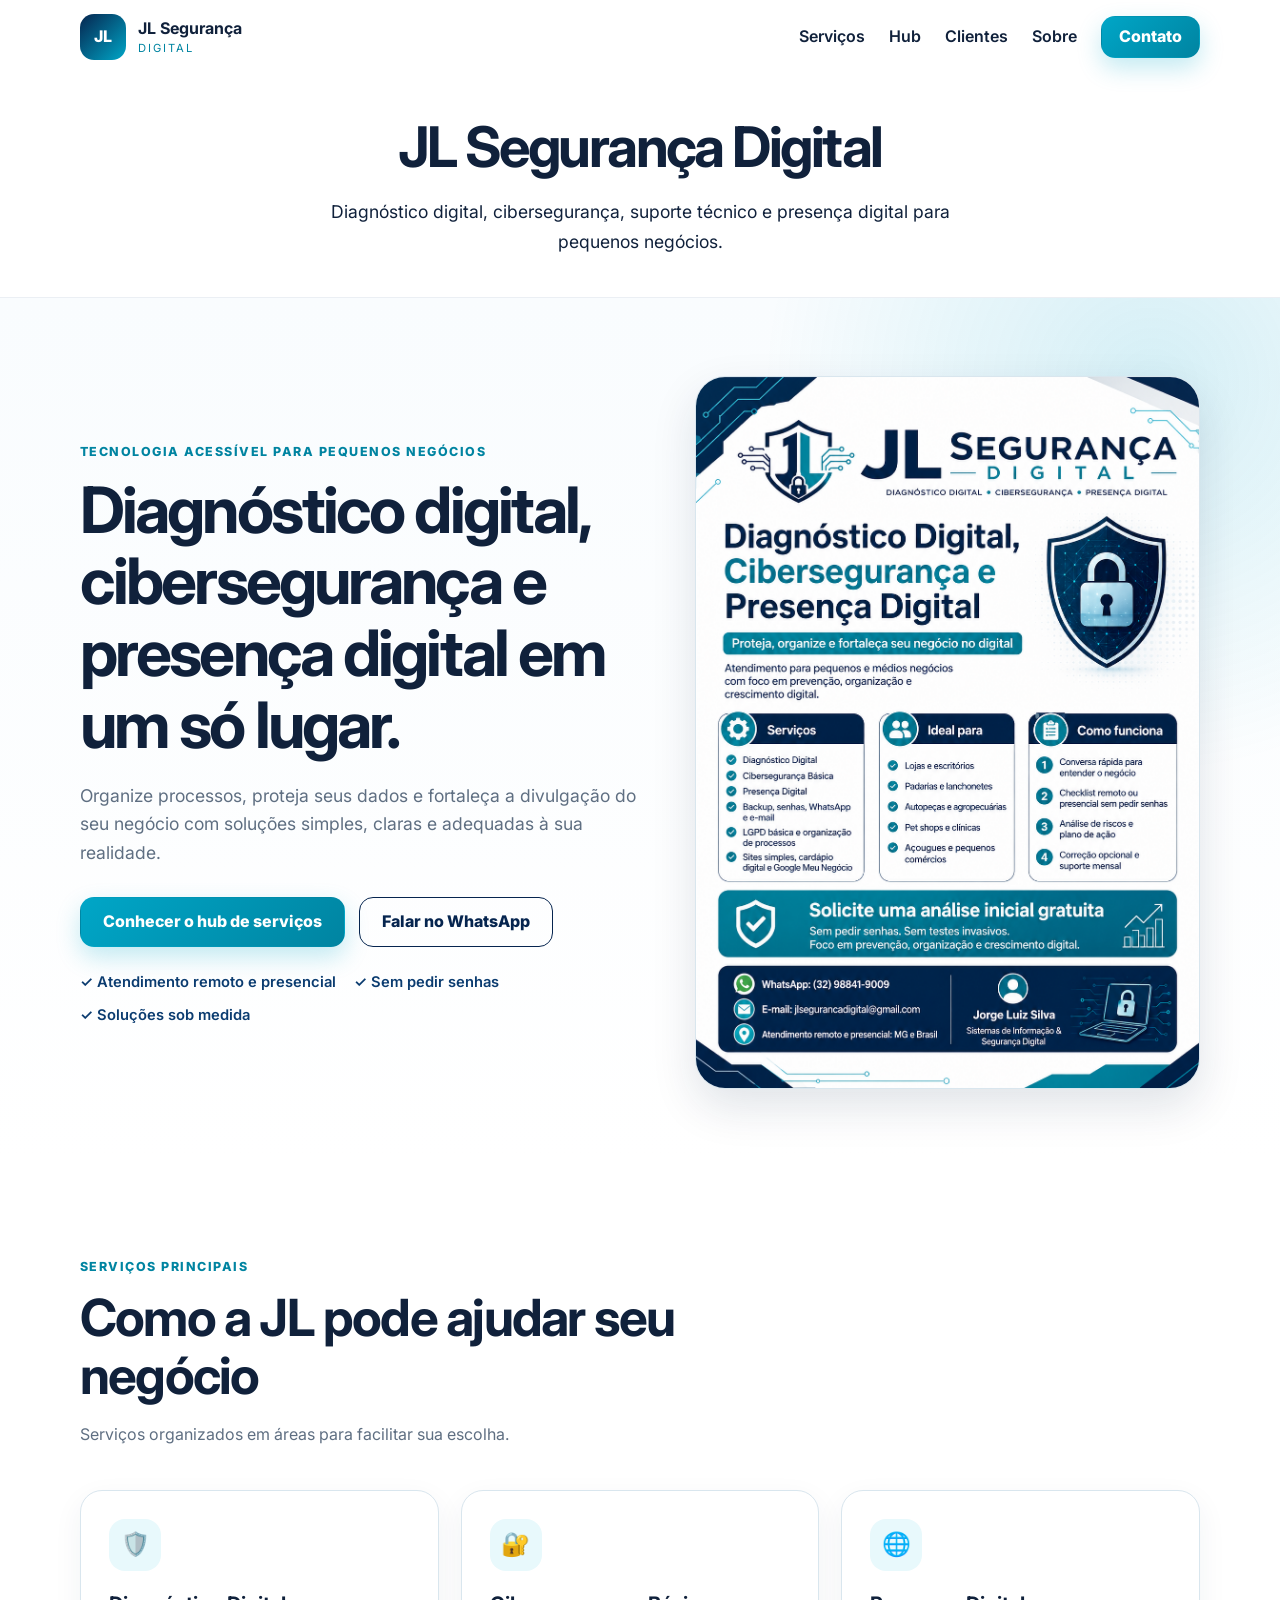
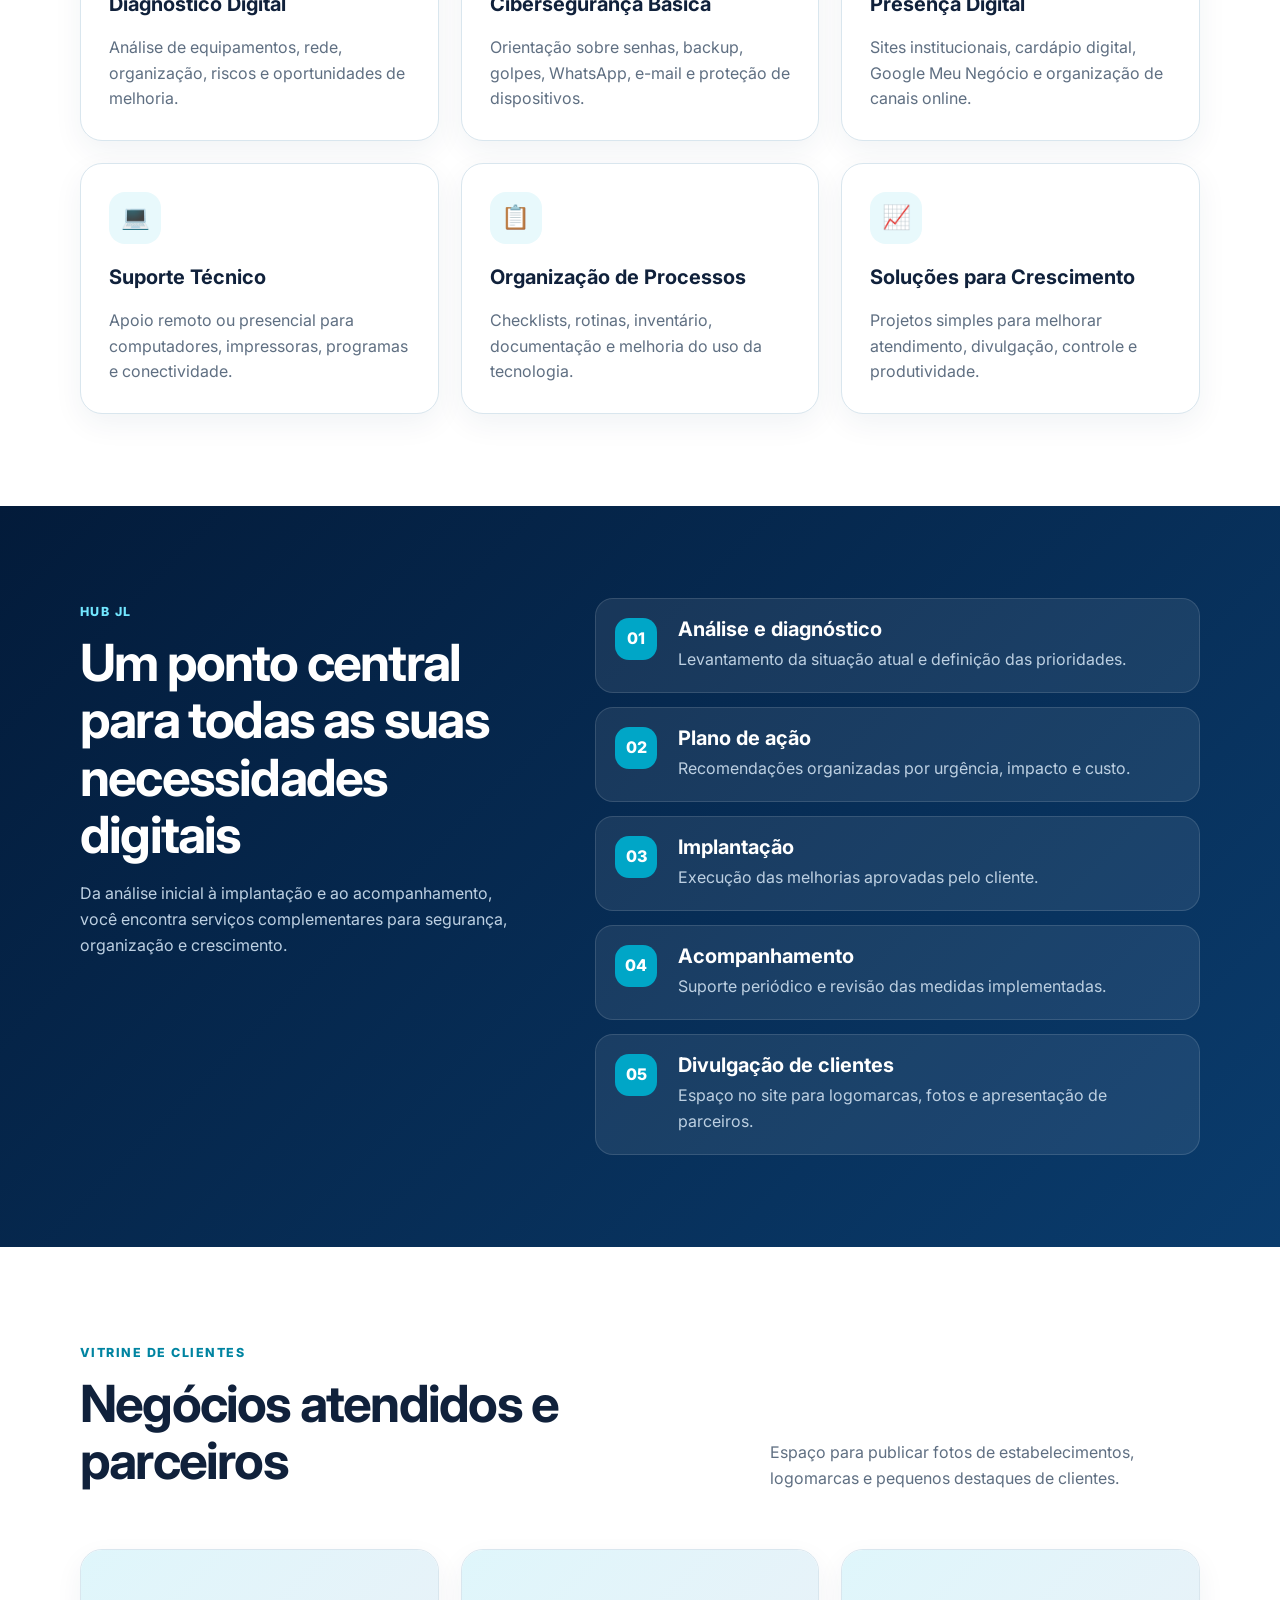
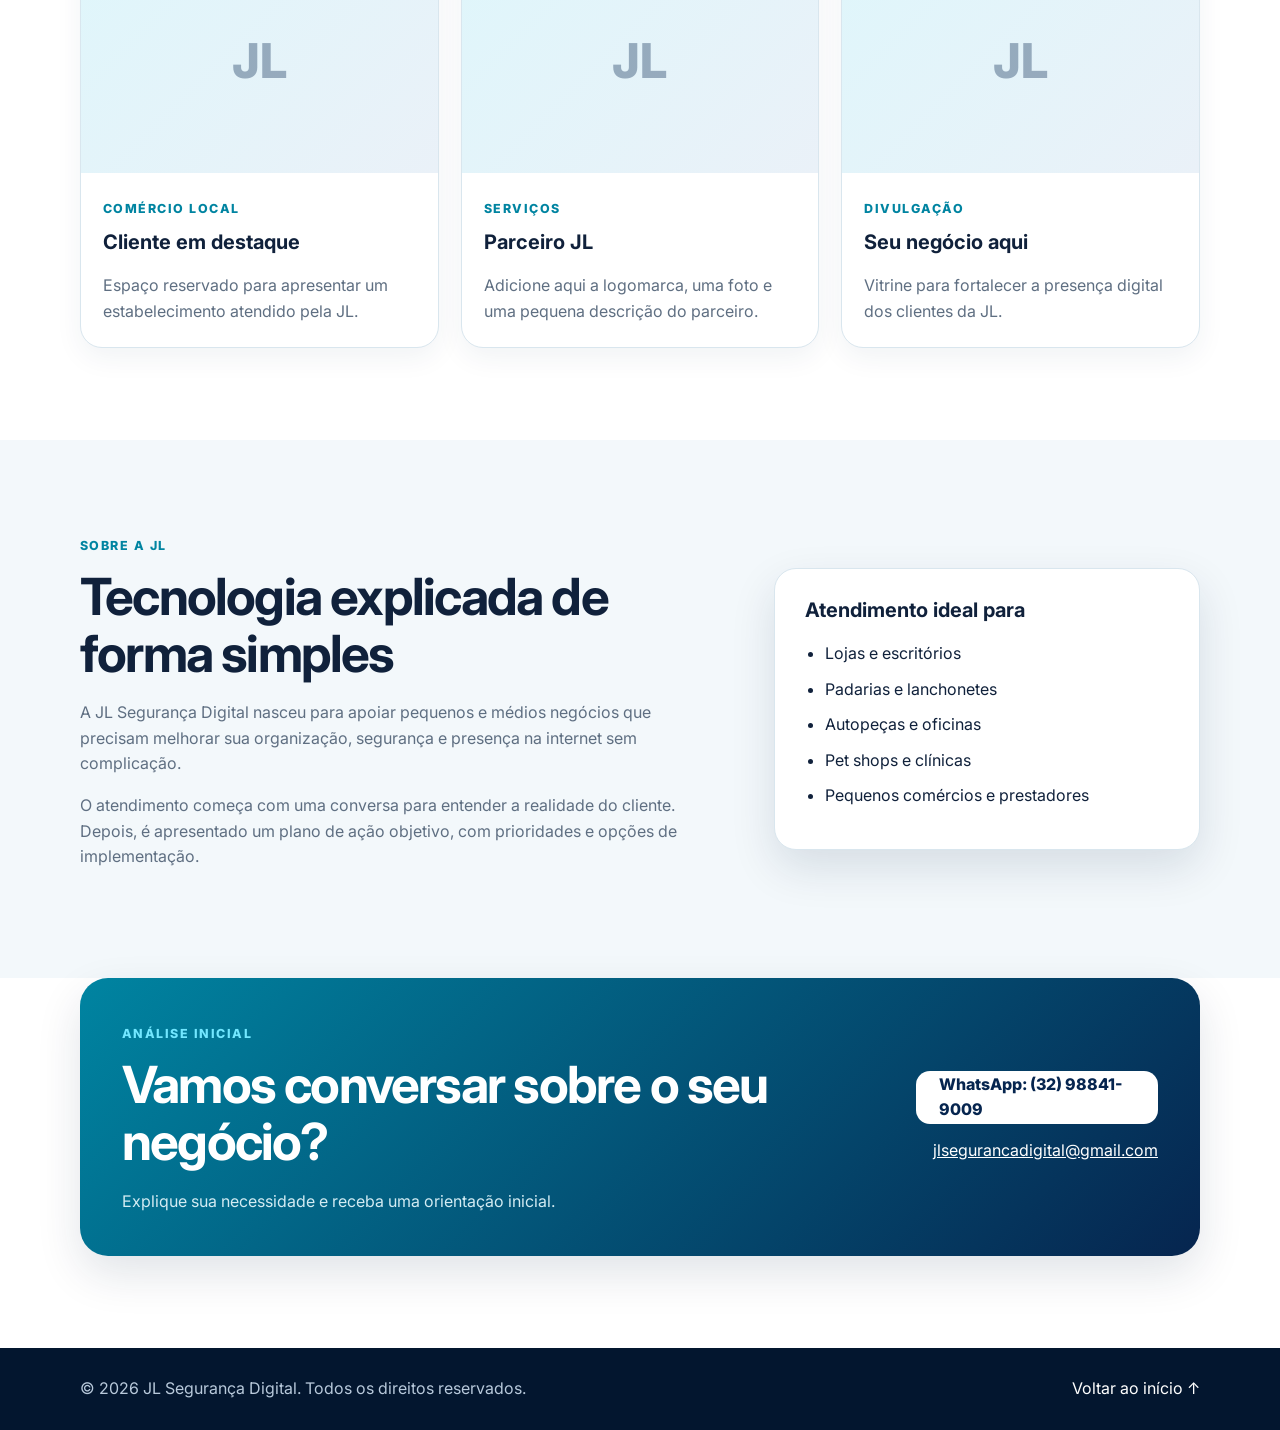
<file: index.html>
<!DOCTYPE html>
<html lang="pt-BR">
<head>
  <meta charset="UTF-8" />
  <meta name="viewport" content="width=device-width, initial-scale=1.0" />
  <meta name="description" content="JL Segurança Digital: diagnóstico digital, cibersegurança, presença digital e soluções para pequenos negócios." />
  <title>JL Segurança Digital | Hub de Serviços</title>
  <link rel="preconnect" href="https://fonts.googleapis.com">
  <link rel="preconnect" href="https://fonts.gstatic.com" crossorigin>
  <link href="https://fonts.googleapis.com/css2?family=Inter:wght@400;500;600;700;800&display=swap" rel="stylesheet">
  <link rel="stylesheet" href="assets/css/style.css" />
  <title>JL Segurança Digital | Diagnóstico, Cibersegurança e Presença Digital</title>

<meta
  name="description"
  content="JL Segurança Digital oferece diagnóstico digital, suporte técnico, cibersegurança, criação de sites e presença digital para pequenos negócios."
>

<meta
  name="keywords"
  content="JL Segurança Digital, diagnóstico digital, suporte técnico, cibersegurança, criação de sites, presença digital"
>

<meta name="author" content="JL Segurança Digital">
<meta name="robots" content="index, follow">
</head>
<body>
  <header class="site-header" id="inicio">
    <div class="container nav-wrap">
      <a class="brand" href="#inicio" aria-label="JL Segurança Digital - início">
        <span class="brand-mark">JL</span>
        <span><strong>JL Segurança</strong><small>Digital</small></span>
      </a>

      <button class="menu-toggle" id="menuToggle" aria-label="Abrir menu" aria-expanded="false">☰</button>

      <nav class="main-nav" id="mainNav">
        <a href="#servicos">Serviços</a>
        <a href="#hub">Hub</a>
        <a href="https://app.jlsegurancadigital.com.br" target="_blank" rel="noopener">
  Clientes
</a>
        <a href="#sobre">Sobre</a>
        <a class="btn btn-small" href="#contato">Contato</a>
      </nav>
    </div>
    <div class="apresentacao-jl">
  <h1>JL Segurança Digital</h1>

  <p>
    Diagnóstico digital, cibersegurança, suporte técnico e presença digital
    para pequenos negócios.
  </p>
</div>
  </header>

  <main>
    <section class="hero">
      <div class="container hero-grid">
        <div class="hero-copy">
          <span class="eyebrow">Tecnologia acessível para pequenos negócios</span>
          <h1>Diagnóstico digital, cibersegurança e presença digital em um só lugar.</h1>
          <p>Organize processos, proteja seus dados e fortaleça a divulgação do seu negócio com soluções simples, claras e adequadas à sua realidade.</p>
          <div class="hero-actions">
            <a class="btn" href="#hub">Conhecer o hub de serviços</a>
            <a class="btn btn-outline" href="https://wa.me/5532988419009" target="_blank" rel="noopener">Falar no WhatsApp</a>
          </div>
          <div class="hero-badges">
            <span>✓ Atendimento remoto e presencial</span>
            <span>✓ Sem pedir senhas</span>
            <span>✓ Soluções sob medida</span>
          </div>
        </div>

        <div class="hero-card">
          <img src="assets/images/banner-jl.png" alt="Apresentação da JL Segurança Digital" />
        </div>
      </div>
    </section>

    <section class="section" id="servicos">
      <div class="container">
        <div class="section-heading">
          <span class="eyebrow">Serviços principais</span>
          <h2>Como a JL pode ajudar seu negócio</h2>
          <p>Serviços organizados em áreas para facilitar sua escolha.</p>
        </div>
        <div class="cards-grid" id="servicesGrid"></div>
      </div>
    </section>

    <section class="section section-dark" id="hub">
      <div class="container hub-grid">
        <div>
          <span class="eyebrow eyebrow-light">Hub JL</span>
          <h2>Um ponto central para todas as suas necessidades digitais</h2>
          <p class="muted-light">Da análise inicial à implantação e ao acompanhamento, você encontra serviços complementares para segurança, organização e crescimento.</p>
        </div>
        <div class="hub-list" id="hubList"></div>
      </div>
    </section>

    <section class="section" id="clientes">
      <div class="container">
        <div class="section-heading split-heading">
          <div>
            <span class="eyebrow">Vitrine de clientes</span>
            <h2>Negócios atendidos e parceiros</h2>
          </div>
          <p>Espaço para publicar fotos de estabelecimentos, logomarcas e pequenos destaques de clientes.</p>
        </div>
        <div class="clients-grid" id="clientsGrid"></div>
      </div>
    </section>

    <section class="section section-soft" id="sobre">
      <div class="container about-grid">
        <div>
          <span class="eyebrow">Sobre a JL</span>
          <h2>Tecnologia explicada de forma simples</h2>
          <p>A JL Segurança Digital nasceu para apoiar pequenos e médios negócios que precisam melhorar sua organização, segurança e presença na internet sem complicação.</p>
          <p>O atendimento começa com uma conversa para entender a realidade do cliente. Depois, é apresentado um plano de ação objetivo, com prioridades e opções de implementação.</p>
        </div>
        <div class="about-panel">
          <h3>Atendimento ideal para</h3>
          <ul>
            <li>Lojas e escritórios</li>
            <li>Padarias e lanchonetes</li>
            <li>Autopeças e oficinas</li>
            <li>Pet shops e clínicas</li>
            <li>Pequenos comércios e prestadores</li>
          </ul>
        </div>
      </div>
    </section>

    <section class="section contact-section" id="contato">
      <div class="container contact-card">
        <div>
          <span class="eyebrow eyebrow-light">Análise inicial</span>
          <h2>Vamos conversar sobre o seu negócio?</h2>
          <p>Explique sua necessidade e receba uma orientação inicial.</p>
        </div>
        <div class="contact-actions">
          <a class="btn btn-light" href="https://wa.me/5532988419009" target="_blank" rel="noopener">WhatsApp: (32) 98841-9009</a>
          <a class="contact-link" href="mailto:jlsegurancadigital@gmail.com">jlsegurancadigital@gmail.com</a>
        </div>
      </div>
    </section>
  </main>

  <footer class="site-footer">
    <div class="container footer-wrap">
      <p>© <span id="currentYear"></span> JL Segurança Digital. Todos os direitos reservados.</p>
      <a href="#inicio" id="backToTop">Voltar ao início ↑</a>
    </div>
  </footer>

  <script src="assets/js/script.js"></script>
</body>
</html>
</file>
<file: assets/css/style.css>
:root {
  --navy: #06254f;
  --navy-2: #0b3c70;
  --cyan: #00a6c7;
  --cyan-dark: #0084a1;
  --text: #10213b;
  --muted: #5f6f82;
  --white: #ffffff;
  --soft: #f3f8fb;
  --border: #d9e6ee;
  --shadow: 0 18px 45px rgba(3, 32, 66, 0.12);
  --radius: 22px;
}

* { box-sizing: border-box; }
html { scroll-behavior: smooth; }
body {
  margin: 0;
  font-family: "Inter", Arial, sans-serif;
  color: var(--text);
  background: var(--white);
  line-height: 1.6;
}
img { max-width: 100%; display: block; }
a { color: inherit; text-decoration: none; }
.container { width: min(1120px, calc(100% - 32px)); margin: 0 auto; }

.site-header {
  position: sticky;
  top: 0;
  z-index: 1000;
  background: rgba(255,255,255,.94);
  backdrop-filter: blur(12px);
  border-bottom: 1px solid rgba(12, 60, 112, .08);
}
.nav-wrap { min-height: 74px; display: flex; align-items: center; justify-content: space-between; gap: 24px; }
.brand { display: inline-flex; align-items: center; gap: 12px; }
.brand-mark {
  width: 46px; height: 46px; border-radius: 14px;
  display: grid; place-items: center;
  background: linear-gradient(135deg, var(--navy), var(--cyan));
  color: #fff; font-weight: 800;
}
.brand strong, .brand small { display: block; line-height: 1.1; }
.brand small { margin-top: 4px; color: var(--cyan-dark); letter-spacing: .18em; text-transform: uppercase; font-size: .7rem; }
.main-nav { display: flex; align-items: center; gap: 24px; font-weight: 600; }
.main-nav a:not(.btn):hover { color: var(--cyan-dark); }
.menu-toggle { display: none; border: 0; background: transparent; font-size: 1.7rem; color: var(--navy); }

.apresentacao-jl {
  width: 100%;
  max-width: 900px;
  margin: 0 auto;
  padding: 40px 20px;
  text-align: center;
}

.apresentacao-jl h1 {
  margin: 0 0 16px;
  font-size: clamp(2rem, 5vw, 3.5rem);
  line-height: 1.2;
}

.apresentacao-jl p {
  max-width: 700px;
  margin: 0 auto;
  font-size: 1.1rem;
  line-height: 1.7;
}
.btn {
  display: inline-flex; align-items: center; justify-content: center;
  min-height: 50px; padding: 0 22px; border-radius: 14px;
  background: linear-gradient(135deg, var(--cyan), var(--cyan-dark));
  color: #fff; font-weight: 800; border: 1px solid transparent;
  box-shadow: 0 10px 24px rgba(0, 166, 199, .24);
  transition: .2s ease;
}
.btn:hover { transform: translateY(-2px); }
.btn-small { min-height: 42px; padding: 0 17px; }
.btn-outline { background: transparent; color: var(--navy); border-color: var(--navy); box-shadow: none; }
.btn-light { background: #fff; color: var(--navy); box-shadow: none; }

.hero {
  padding: 78px 0 72px;
  background:
    radial-gradient(circle at 90% 10%, rgba(0,166,199,.15), transparent 28%),
    linear-gradient(180deg, #f9fcfe 0%, #fff 100%);
}
.hero-grid { display: grid; grid-template-columns: 1.05fr .95fr; gap: 56px; align-items: center; }
.eyebrow { display: inline-block; color: var(--cyan-dark); font-weight: 800; text-transform: uppercase; letter-spacing: .12em; font-size: .78rem; margin-bottom: 12px; }
.eyebrow-light { color: #72e7ff; }
h1, h2, h3 { line-height: 1.12; margin-top: 0; }
h1 { font-size: clamp(2.5rem, 5vw, 4.7rem); letter-spacing: -.045em; margin-bottom: 22px; }
h2 { font-size: clamp(2rem, 4vw, 3.2rem); letter-spacing: -.035em; margin-bottom: 18px; }
h3 { font-size: 1.25rem; }
.hero-copy > p { color: var(--muted); font-size: 1.1rem; max-width: 650px; }
.hero-actions { display: flex; gap: 14px; flex-wrap: wrap; margin: 30px 0 24px; }
.hero-badges { display: flex; flex-wrap: wrap; gap: 10px 18px; color: var(--navy-2); font-weight: 600; font-size: .92rem; }
.hero-card { border-radius: 30px; overflow: hidden; box-shadow: var(--shadow); border: 1px solid var(--border); background: #fff; }
.hero-card img { width: 100%; height: 100%; object-fit: cover; }

.section { padding: 92px 0; }
.section-soft { background: var(--soft); }
.section-dark { background: linear-gradient(135deg, #031b3a, #0a3c6d); color: #fff; }
.section-heading { max-width: 720px; margin-bottom: 42px; }
.section-heading p, .split-heading > p { color: var(--muted); }
.split-heading { max-width: none; display: flex; justify-content: space-between; gap: 48px; align-items: end; }
.split-heading > p { max-width: 430px; }
.cards-grid { display: grid; grid-template-columns: repeat(3, 1fr); gap: 22px; }
.service-card {
  padding: 28px; border: 1px solid var(--border); border-radius: var(--radius);
  background: #fff; box-shadow: 0 10px 30px rgba(4, 43, 81, .06);
}
.service-icon { width: 52px; height: 52px; border-radius: 16px; display: grid; place-items: center; background: #e8f9fc; font-size: 1.45rem; margin-bottom: 22px; }
.service-card p { color: var(--muted); margin-bottom: 0; }

.hub-grid { display: grid; grid-template-columns: .85fr 1.15fr; gap: 68px; align-items: start; }
.muted-light { color: #bdd0e2; }
.hub-list { display: grid; gap: 14px; }
.hub-item { display: grid; grid-template-columns: 48px 1fr; gap: 15px; align-items: start; background: rgba(255,255,255,.08); border: 1px solid rgba(255,255,255,.12); border-radius: 18px; padding: 19px; }
.hub-number { width: 42px; height: 42px; border-radius: 14px; display: grid; place-items: center; background: var(--cyan); font-weight: 800; }
.hub-item h3 { margin-bottom: 7px; }
.hub-item p { margin: 0; color: #bdd0e2; }

.clients-grid { display: grid; grid-template-columns: repeat(3, 1fr); gap: 22px; }
.client-card { overflow: hidden; border: 1px solid var(--border); border-radius: var(--radius); background: #fff; box-shadow: 0 10px 28px rgba(4,43,81,.06); }
.client-image { aspect-ratio: 16/10; background: linear-gradient(135deg, #dff6fb, #eaf1f8); display: grid; place-items: center; overflow: hidden; }
.client-image img { width: 100%; height: 100%; object-fit: cover; }
.client-placeholder { font-size: 3rem; font-weight: 800; color: var(--navy); opacity: .35; }
.client-content { padding: 22px; }
.client-content p { color: var(--muted); margin-bottom: 0; }

.about-grid { display: grid; grid-template-columns: 1.2fr .8fr; gap: 56px; align-items: center; }
.about-grid p { color: var(--muted); }
.about-panel { background: #fff; border: 1px solid var(--border); border-radius: var(--radius); padding: 30px; box-shadow: var(--shadow); }
.about-panel ul { margin: 0; padding-left: 20px; }
.about-panel li { margin: 10px 0; }

.contact-section { padding-top: 0; }
.contact-card { display: flex; justify-content: space-between; align-items: center; gap: 32px; border-radius: 28px; padding: 42px; color: #fff; background: linear-gradient(135deg, var(--cyan-dark), var(--navy)); box-shadow: var(--shadow); }
.contact-card p { margin-bottom: 0; color: #d3ecf3; }
.contact-actions { display: flex; flex-direction: column; align-items: flex-end; gap: 14px; }
.contact-link { color: #fff; text-decoration: underline; }
.site-footer { padding: 28px 0; background: #03162f; color: #b8c9db; }
.footer-wrap { display: flex; justify-content: space-between; gap: 24px; align-items: center; }
.footer-wrap p { margin: 0; }
.footer-wrap a { color: #fff; }

@media (max-width: 900px) {
  .menu-toggle { display: block; }
  .main-nav { position: absolute; top: 74px; left: 16px; right: 16px; display: none; flex-direction: column; align-items: stretch; padding: 20px; background: #fff; border: 1px solid var(--border); border-radius: 18px; box-shadow: var(--shadow); }
  .main-nav.open { display: flex; }
  .hero-grid, .hub-grid, .about-grid { grid-template-columns: 1fr; }
  .hero { padding-top: 52px; }
  .cards-grid, .clients-grid { grid-template-columns: repeat(2, 1fr); }
  .split-heading, .contact-card { align-items: flex-start; flex-direction: column; }
  .contact-actions { align-items: flex-start; }
}

@media (max-width: 620px) {
  .section { padding: 68px 0; }
  .cards-grid, .clients-grid { grid-template-columns: 1fr; }
  .hero-actions .btn { width: 100%; }
  .hero-badges { flex-direction: column; }
  .contact-card { padding: 28px; }
  .footer-wrap { flex-direction: column; align-items: flex-start; }
}
</file>
